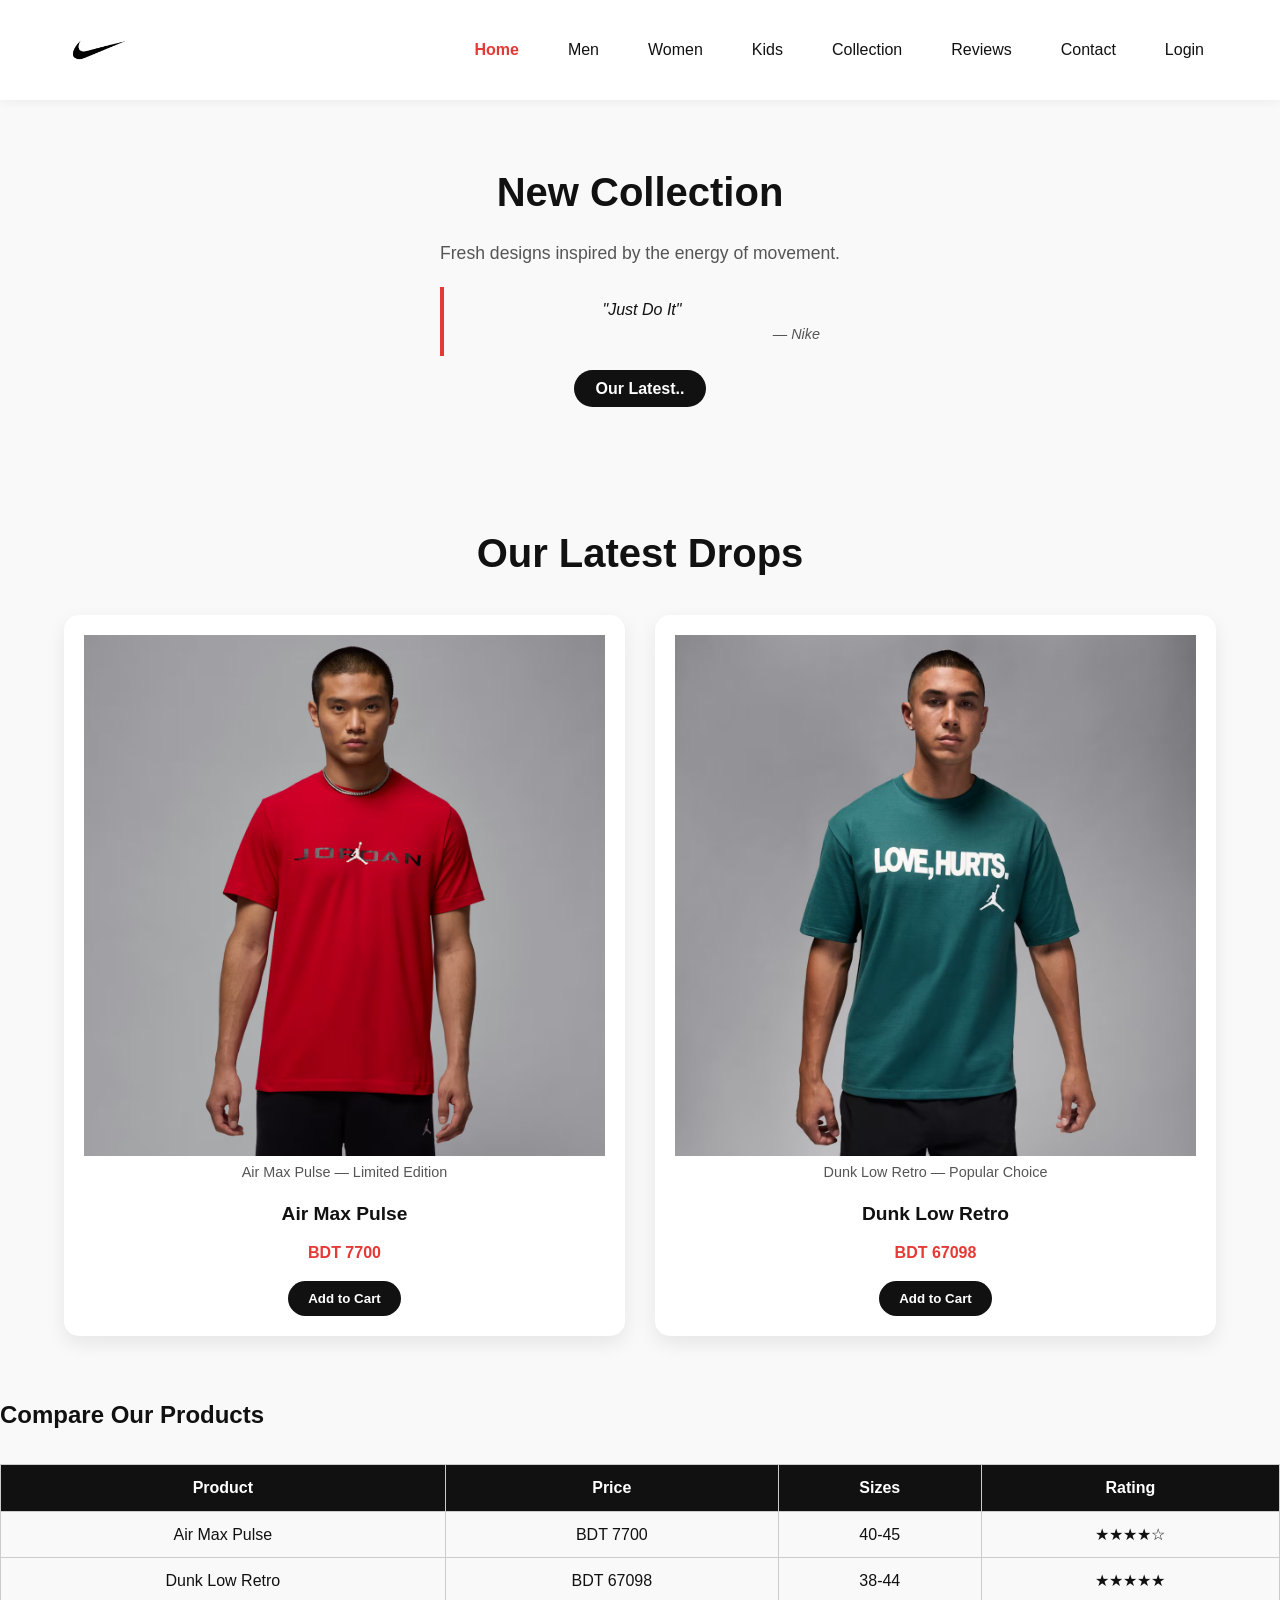
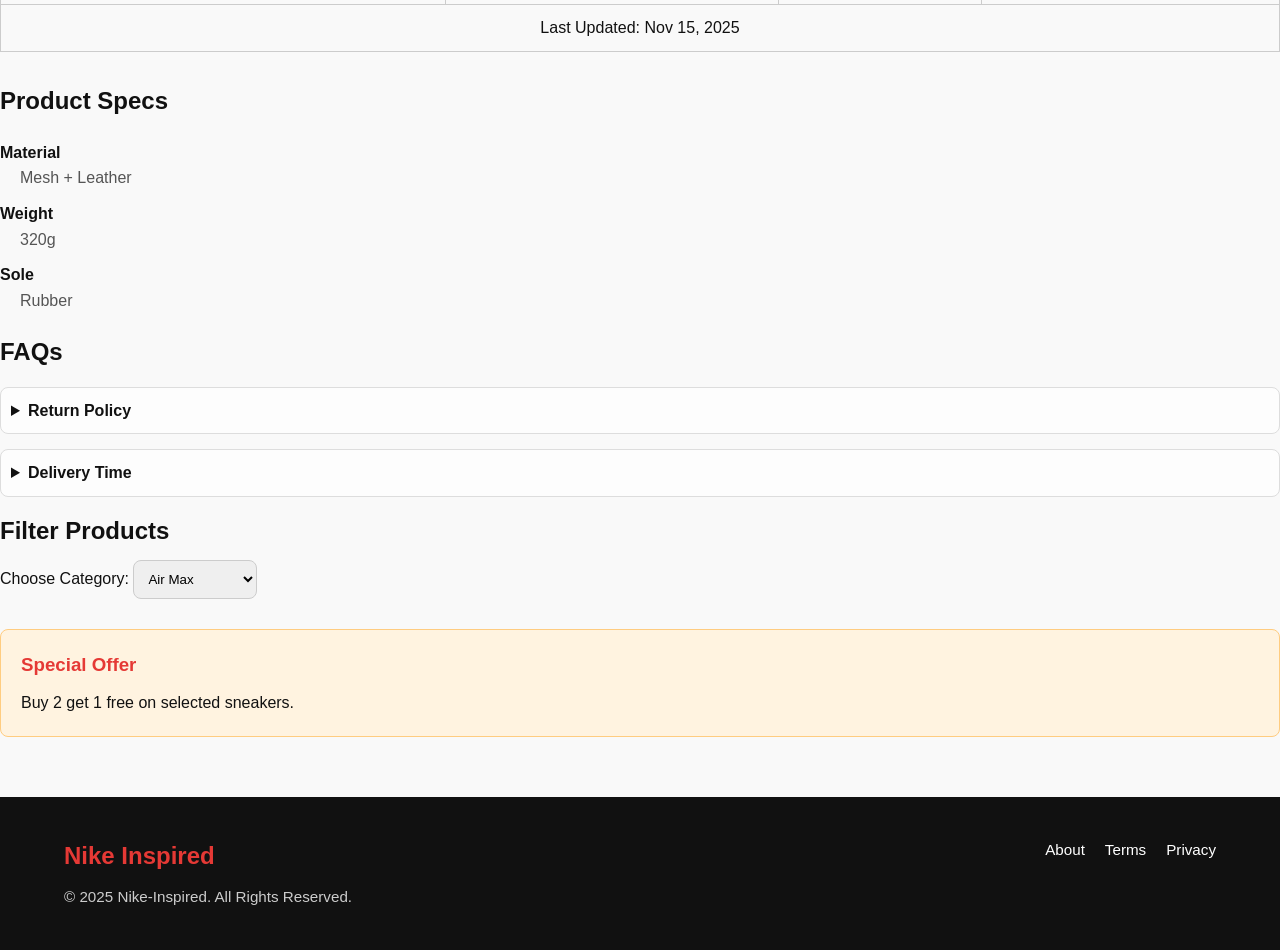
<file: pages/collection.html>
<!doctype html>
<html lang="en">

<head>
  <meta charset="utf-8">
  <meta name="viewport" content="width=device-width, initial-scale=1">
  <title>New Collection | Nike-Inspired</title>
  <link rel="stylesheet" href="../style.css">

</head>

<body>

  
  <header class="navbar">
    <div class="logo">
      <img src="../images/nike-logo-0.png" alt="Logo">
    </div>

     
    <input type="checkbox" id="menu-toggle">
    <label for="menu-toggle" class="hamburger">☰</label>

    <nav>
      <ul class="nav-links">
        <li><a href="../index.html" class="active">Home</a></li>
        <li><a href="../pages/men.html">Men</a></li>
        <li><a href="../pages/women.html">Women</a></li>
        <li><a href="../pages/kids.html">Kids</a></li>
        <li><a href="../pages/collection.html">Collection</a></li>
        <li><a href="../pages/review.html">Reviews</a></li>
        <li><a href="../pages/contact.html">Contact</a></li>
        <li><a href="../pages/login.html">Login</a></li>
      </ul>
    </nav>
  </header>



  <section class="hero-small">
    <div class="hero-text">
      <h1>New Collection</h1>
      <p>Fresh designs inspired by the energy of movement.</p>
      <blockquote>
        "Just Do It"
        <footer>— <cite>Nike</cite></footer>
      </blockquote>
      <a href="collection.html" class="btn">Our Latest..</a>
    </div>
  </section>

  <section class="products">
    <h2>Our Latest Drops</h2>
    <div class="product-grid">

      <figure class="product-card">
        <img src="../images/collection/M+J+JD+AIR+SS+CREW.avif" alt="Collection Product 1">
        <figcaption>Air Max Pulse — Limited Edition</figcaption>
        <h3>Air Max Pulse</h3>
        <p>BDT 7700</p>
        <a href="contact.html"><button>Add to Cart</button></a>
      </figure>

      <figure class="product-card">
        <img src="../images/collection/M+J+SPRT+GFX+SS+CREW+WOF+JH.avif" alt="Collection Product 2">
        <figcaption>Dunk Low Retro — Popular Choice</figcaption>
        <h3>Dunk Low Retro</h3>
        <p>BDT 67098</p>
        <a href="contact.html"><button>Add to Cart</button></a>
      </figure>

    </div>
  </section>


  <section class="comparison">
    <h2>Compare Our Products</h2>
    <table>
      <thead>
        <tr>
          <th>Product</th>
          <th>Price</th>
          <th>Sizes</th>
          <th>Rating</th>
        </tr>
      </thead>
      <tbody>
        <tr>
          <td>Air Max Pulse</td>
          <td>BDT 7700</td>
          <td>40-45</td>
          <td>★★★★☆</td>
        </tr>
        <tr>
          <td>Dunk Low Retro</td>
          <td>BDT 67098</td>
          <td>38-44</td>
          <td>★★★★★</td>
        </tr>
      </tbody>
      <tfoot>
        <tr>
          <td colspan="4">Last Updated: <time datetime="2025-11-15">Nov 15, 2025</time></td>
        </tr>
      </tfoot>
    </table>
  </section>


  <section class="specs">
    <h2>Product Specs</h2>
    <dl>
      <dt>Material</dt>
      <dd>Mesh + Leather</dd>
      <dt>Weight</dt>
      <dd>320g</dd>
      <dt>Sole</dt>
      <dd>Rubber</dd>
    </dl>
  </section>


  <section class="faq">
    <h2>FAQs</h2>
    <details>
      <summary>Return Policy</summary>
      <p>Products can be returned within 7 days if unused.</p>
    </details>
    <details>
      <summary>Delivery Time</summary>
      <p>Standard delivery within 3-5 business days.</p>
    </details>
  </section>


  <section class="filter">
    <h2>Filter Products</h2>
    <label for="product-filter">Choose Category:</label>
    <select id="product-filter">
      <optgroup label="Men">
        <option>Air Max</option>
        <option>Jordan</option>
      </optgroup>
      <optgroup label="Women">
        <option>Dunk Low</option>
        <option>Infinity Run</option>
      </optgroup>
    </select>
  </section>


  <aside class="offers">
    <h3>Special Offer</h3>
    <p>Buy 2 get 1 free on selected sneakers.</p>
  </aside>


  <footer class="footer">
    <div class="footer-content">
      <div class="footer-left">
        <h3>Nike Inspired</h3>
        <p>&copy; 2025 Nike-Inspired. All Rights Reserved.</p>
      </div>
      <div class="footer-right">
        <ul>
          <li><a href="#">About</a></li>
          <li><a href="#">Terms</a></li>
          <li><a href="#">Privacy</a></li>
        </ul>
        <div class="social-icons">
          <i class="ri-facebook-line"></i>
          <i class="ri-twitter-line"></i>
          <i class="ri-instagram-line"></i>
        </div>
      </div>
    </div>
  </footer>

</body>

</html>
</file>
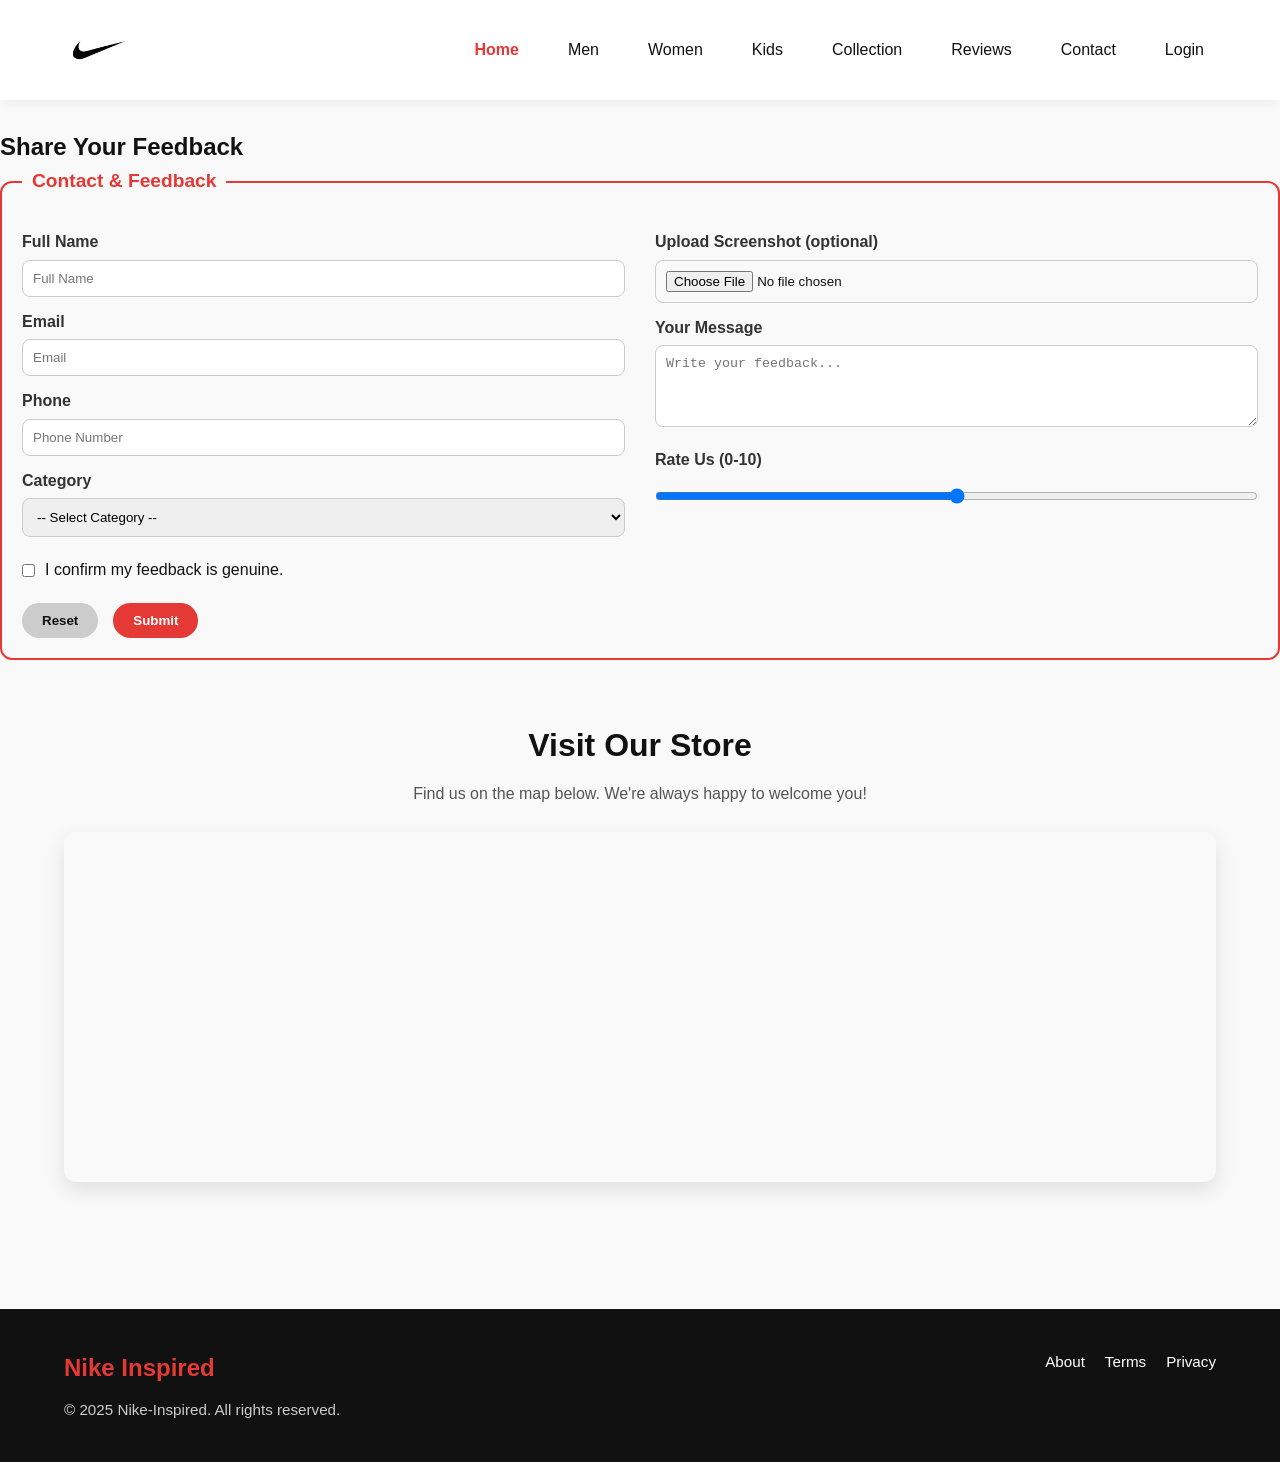
<file: pages/contact.html>
<!DOCTYPE html>
<html lang="en">

<head>
  <meta charset="UTF-8">
  <meta name="viewport" content="width=device-width, initial-scale=1.0">
  <title>Contact - Nike Inspired</title>
  <link rel="stylesheet" href="../style.css">

</head>

<body>


  <header class="navbar">
    <div class="logo">
      <img src="../images/nike-logo-0.png" alt="Logo">
    </div>


    <input type="checkbox" id="menu-toggle">
    <label for="menu-toggle" class="hamburger">☰</label>

    <nav>
      <ul class="nav-links">
        <li><a href="../index.html" class="active">Home</a></li>
        <li><a href="../pages/men.html">Men</a></li>
        <li><a href="../pages/women.html">Women</a></li>
        <li><a href="../pages/kids.html">Kids</a></li>
        <li><a href="../pages/collection.html">Collection</a></li>
        <li><a href="../pages/review.html">Reviews</a></li>
        <li><a href="../pages/contact.html">Contact</a></li>
        <li><a href="../pages/login.html">Login</a></li>
      </ul>
    </nav>
  </header>


  <div class="contact-form" style="margin-top: 10%;">
    <h2>Share Your Feedback</h2>
    <form action="#" method="post" enctype="multipart/form-data">
      <fieldset>
        <legend>Contact & Feedback</legend>

        <div class="form-grid">

          <div class="column">
            <label for="fullname">Full Name</label>
            <input id="fullname" name="fullname" type="text" required placeholder="Full Name">

            <label for="email">Email</label>
            <input id="email" name="email" type="email" required placeholder="Email">

            <label for="phone">Phone</label>
            <input id="phone" name="phone" type="tel" placeholder="Phone Number">

            <label for="category">Category</label>
            <select id="category" name="category" required>
              <option value="">-- Select Category --</option>
              <option value="product">Product Feedback</option>
              <option value="service">Service Feedback</option>
              <option value="other">Other</option>
            </select>
          </div>


          <div class="column">
            <label for="file">Upload Screenshot (optional)</label>
            <input id="file" name="file" type="file" accept=".jpg,.jpeg,.png,.pdf">

            <label for="message">Your Message</label>
            <textarea id="message" name="message" rows="4" placeholder="Write your feedback..." required></textarea>

            <label for="rating">Rate Us (0-10)</label>
            <input id="rating" name="rating" type="range" min="0" max="10" value="5">
          </div>
        </div>

        <label class="checkbox-row">
          <input type="checkbox" required>
          <span>I confirm my feedback is genuine.</span>
        </label>

        <div class="controls">
          <input type="reset" value="Reset">
          <input type="submit" value="Submit">
        </div>
      </fieldset>
    </form>
  </div>
  <section class="map-section">
    <h2>Visit Our Store</h2>
    <p>Find us on the map below. We're always happy to welcome you!</p>
    <div class="map-container">
      <iframe
        src="https://www.google.com/maps/embed?pb=!1m18!1m12!1m3!1d3650.517775888659!2d90.40670707510752!3d23.80199307861713!2m3!1f0!2f0!3f0!3m2!1i1024!2i768!4f13.1!3m3!1m2!1s0x3755c7f9c2f3b2b3%3A0x8f7e6f3b6e9d3c3e!2sNike%20Store%20Dhaka!5e0!3m2!1sen!2sbd!4v1700000000000"
        width="100%" height="350" style="border:0;" allowfullscreen="" loading="lazy"
        referrerpolicy="no-referrer-when-downgrade">
      </iframe>
    </div>
  </section>



  <footer class="footer">
    <div class="footer-content">
      <div class="footer-left">
        <h3>Nike Inspired</h3>
        <p>&copy; 2025 Nike-Inspired. All rights reserved.</p>
      </div>
      <div class="footer-right">
        <ul>
          <li><a href="#">About</a></li>
          <li><a href="#">Terms</a></li>
          <li><a href="#">Privacy</a></li>
        </ul>
        <div class="social-icons">
          <i class="ri-facebook-line"></i>
          <i class="ri-twitter-line"></i>
          <i class="ri-instagram-line"></i>
        </div>
      </div>
    </div>
  </footer>

</body>

</html>
</file>
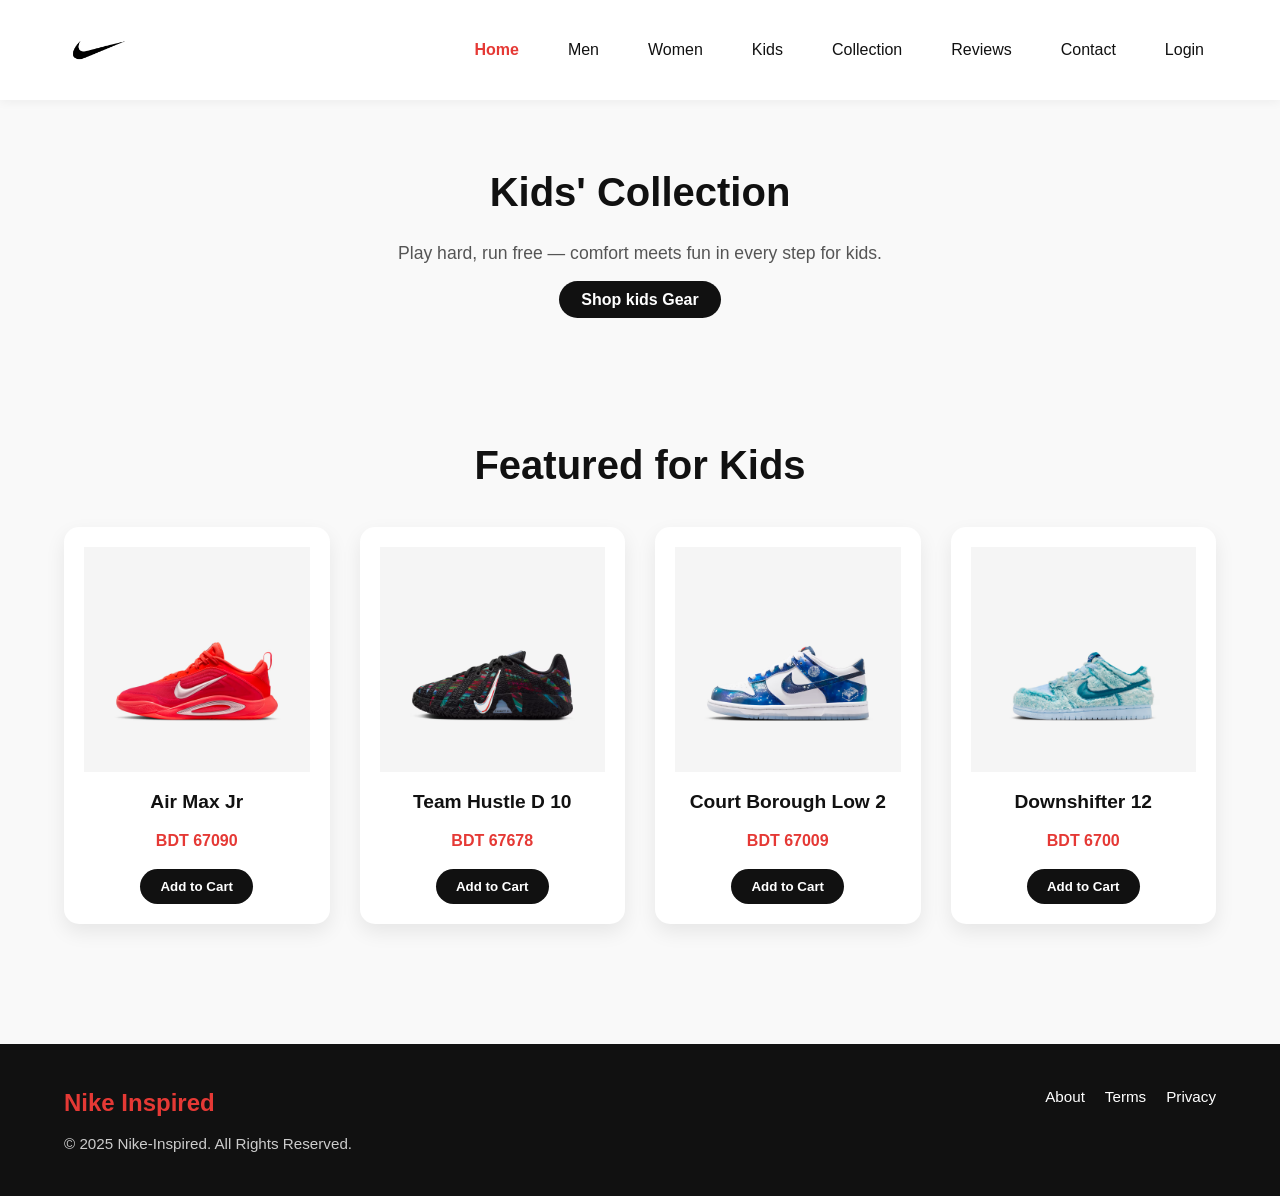
<file: pages/kids.html>
<!doctype html>
<html lang="en">

<head>
  <meta charset="utf-8">
  <meta name="viewport" content="width=device-width, initial-scale=1">
  <title>Kids' Collection | Nike-Inspired</title>
  <link rel="stylesheet" href="../style.css">

</head>

<body>

  <header class="navbar">
    <div class="logo">
      <img src="../images/nike-logo-0.png" alt="Logo">
    </div>


    <input type="checkbox" id="menu-toggle">
    <label for="menu-toggle" class="hamburger">☰</label>

    <nav>
      <ul class="nav-links">
        <li><a href="../index.html" class="active">Home</a></li>
        <li><a href="../pages/men.html">Men</a></li>
        <li><a href="../pages/women.html">Women</a></li>
        <li><a href="../pages/kids.html">Kids</a></li>
        <li><a href="../pages/collection.html">Collection</a></li>
        <li><a href="../pages/review.html">Reviews</a></li>
        <li><a href="../pages/contact.html">Contact</a></li>
        <li><a href="../pages/login.html">Login</a></li>
      </ul>
    </nav>
  </header>



  <section class="hero-small">
    <div class="hero-text">
      <h1>Kids' Collection</h1>
      <p>Play hard, run free — comfort meets fun in every step for kids.</p>
      <a href="kids.html" class="btn">Shop kids Gear</a>
    </div>
  </section>


  <section class="products">
    <h2>Featured for Kids</h2>
    <div class="product-grid">

      <div class="product-card">
        <img src="../images/kids/A'ONE+(GS).avif" alt="Kids Product 1">
        <h3>Air Max Jr</h3>
        <p>BDT 67090</p>
        <a href="contact.html"><button>Add to Cart</button></a>
      </div>

      <div class="product-card">
        <img src="../images/kids/JA+3+KC+(GS).avif" alt="Kids Product 2">
        <h3>Team Hustle D 10</h3>
        <p>BDT 67678</p>
        <a href="contact.html"><button>Add to Cart</button></a>
      </div>

      <div class="product-card">
        <img src="../images/kids/kids.avif" alt="Kids Product 3">
        <h3>Court Borough Low 2</h3>
        <p>BDT 67009</p>
        <a href="contact.html"><button>Add to Cart</button></a>
      </div>

      <div class="product-card">
        <img src="../images/kids/NIKE+DUNK+LOW+BP.avif" alt="Kids Product 4">
        <h3>Downshifter 12</h3>
        <p>BDT 6700</p>
        <a href="contact.html"><button>Add to Cart</button></a>
      </div>

    </div>
  </section>


  <footer class="footer">
    <div class="footer-content">
      <div class="footer-left">
        <h3>Nike Inspired</h3>
        <p>&copy; 2025 Nike-Inspired. All Rights Reserved.</p>
      </div>
      <div class="footer-right">
        <ul>
          <li><a href="#">About</a></li>
          <li><a href="#">Terms</a></li>
          <li><a href="#">Privacy</a></li>
        </ul>
        <div class="social-icons">
          <i class="ri-facebook-line"></i>
          <i class="ri-twitter-line"></i>
          <i class="ri-instagram-line"></i>
        </div>
      </div>
    </div>
  </footer>

</body>

</html>
</file>
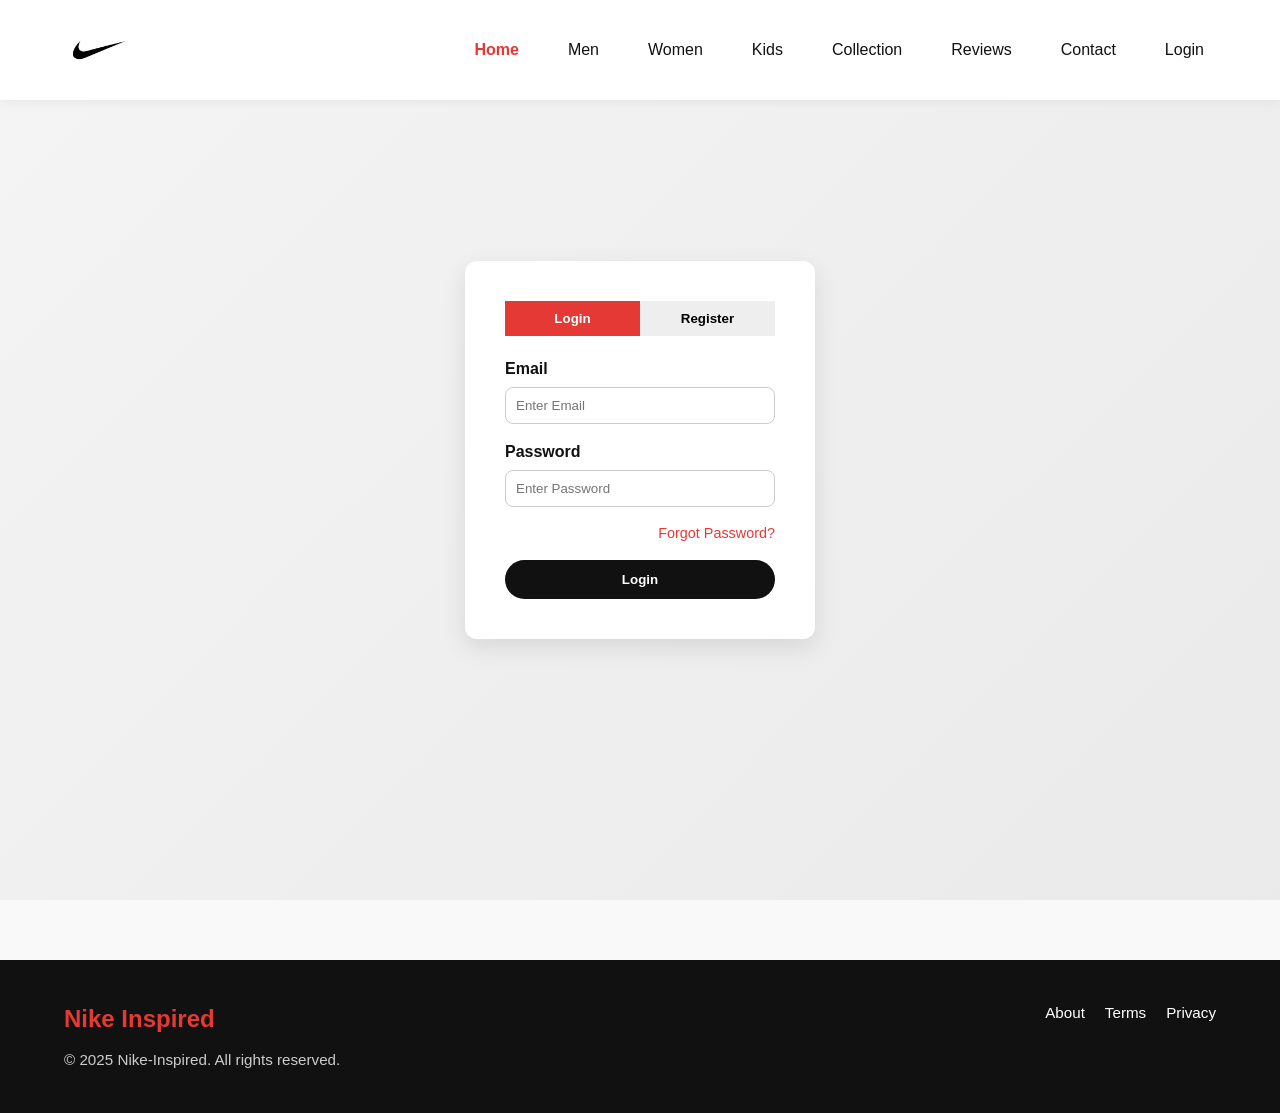
<file: pages/login.html>
<!DOCTYPE html>
<html lang="en">

<head>
  <meta charset="UTF-8">
  <meta name="viewport" content="width=device-width, initial-scale=1.0">
  <title>Login - Nike Inspired</title>
  <link rel="stylesheet" href="../style.css">

</head>

<body>


  <header class="navbar">
    <div class="logo">
      <img src="../images/nike-logo-0.png" alt="Logo">
    </div>


    <input type="checkbox" id="menu-toggle">
    <label for="menu-toggle" class="hamburger">☰</label>

    <nav>
      <ul class="nav-links">
        <li><a href="../index.html" class="active">Home</a></li>
        <li><a href="../pages/men.html">Men</a></li>
        <li><a href="../pages/women.html">Women</a></li>
        <li><a href="../pages/kids.html">Kids</a></li>
        <li><a href="../pages/collection.html">Collection</a></li>
        <li><a href="../pages/review.html">Reviews</a></li>
        <li><a href="../pages/contact.html">Contact</a></li>
        <li><a href="../pages/login.html">Login</a></li>
      </ul>
    </nav>
  </header>


  <main class="login-page">
    <div class="login-box">
      <div class="tabs">
        <button class="tab active" data-tab="login">Login</button>
        <button class="tab" data-tab="register">Register</button>
      </div>

      <form id="login" class="tab-content active">
        <div class="form-group">
          <label for="login-email"><i class="ri-mail-line"></i> Email</label>
          <input type="email" id="login-email" name="email" placeholder="Enter Email" required>
        </div>
        <div class="form-group">
          <label for="login-password"><i class="ri-lock-line"></i> Password</label>
          <input type="password" id="login-password" name="password" placeholder="Enter Password" required>
        </div>
        <a href="#" class="forgot">Forgot Password?</a>
        <button type="submit" class="submit-btn">Login</button>
      </form>


      <form id="register" class="tab-content">
        <div class="form-group">
          <label for="reg-name"><i class="ri-user-line"></i> Full Name</label>
          <input type="text" id="reg-name" name="fullname" placeholder="Full Name" required>
        </div>
        <div class="form-group">
          <label for="reg-email"><i class="ri-mail-line"></i> Email</label>
          <input type="email" id="reg-email" name="email" placeholder="Email" required>
        </div>
        <div class="form-group">
          <label for="reg-password"><i class="ri-lock-line"></i> Password</label>
          <input type="password" id="reg-password" name="password" placeholder="Password" required>
        </div>
        <div class="form-group">
          <label for="reg-confirm-password"><i class="ri-lock-line"></i> Confirm Password</label>
          <input type="password" id="reg-confirm-password" name="confirm-password" placeholder="Confirm Password"
            required>
        </div>
        <button type="submit" class="submit-btn">Register</button>
      </form>
    </div>
  </main>



  <footer class="footer">
    <div class="footer-content">
      <div class="footer-left">
        <h3>Nike Inspired</h3>
        <p>&copy; 2025 Nike-Inspired. All rights reserved.</p>
      </div>
      <div class="footer-right">
        <ul>
          <li><a href="#">About</a></li>
          <li><a href="#">Terms</a></li>
          <li><a href="#">Privacy</a></li>
        </ul>
        <div class="social-icons">
          <i class="ri-facebook-line"></i>
          <i class="ri-twitter-line"></i>
          <i class="ri-instagram-line"></i>
        </div>
      </div>
    </div>
  </footer>

</body>

</html>
</file>
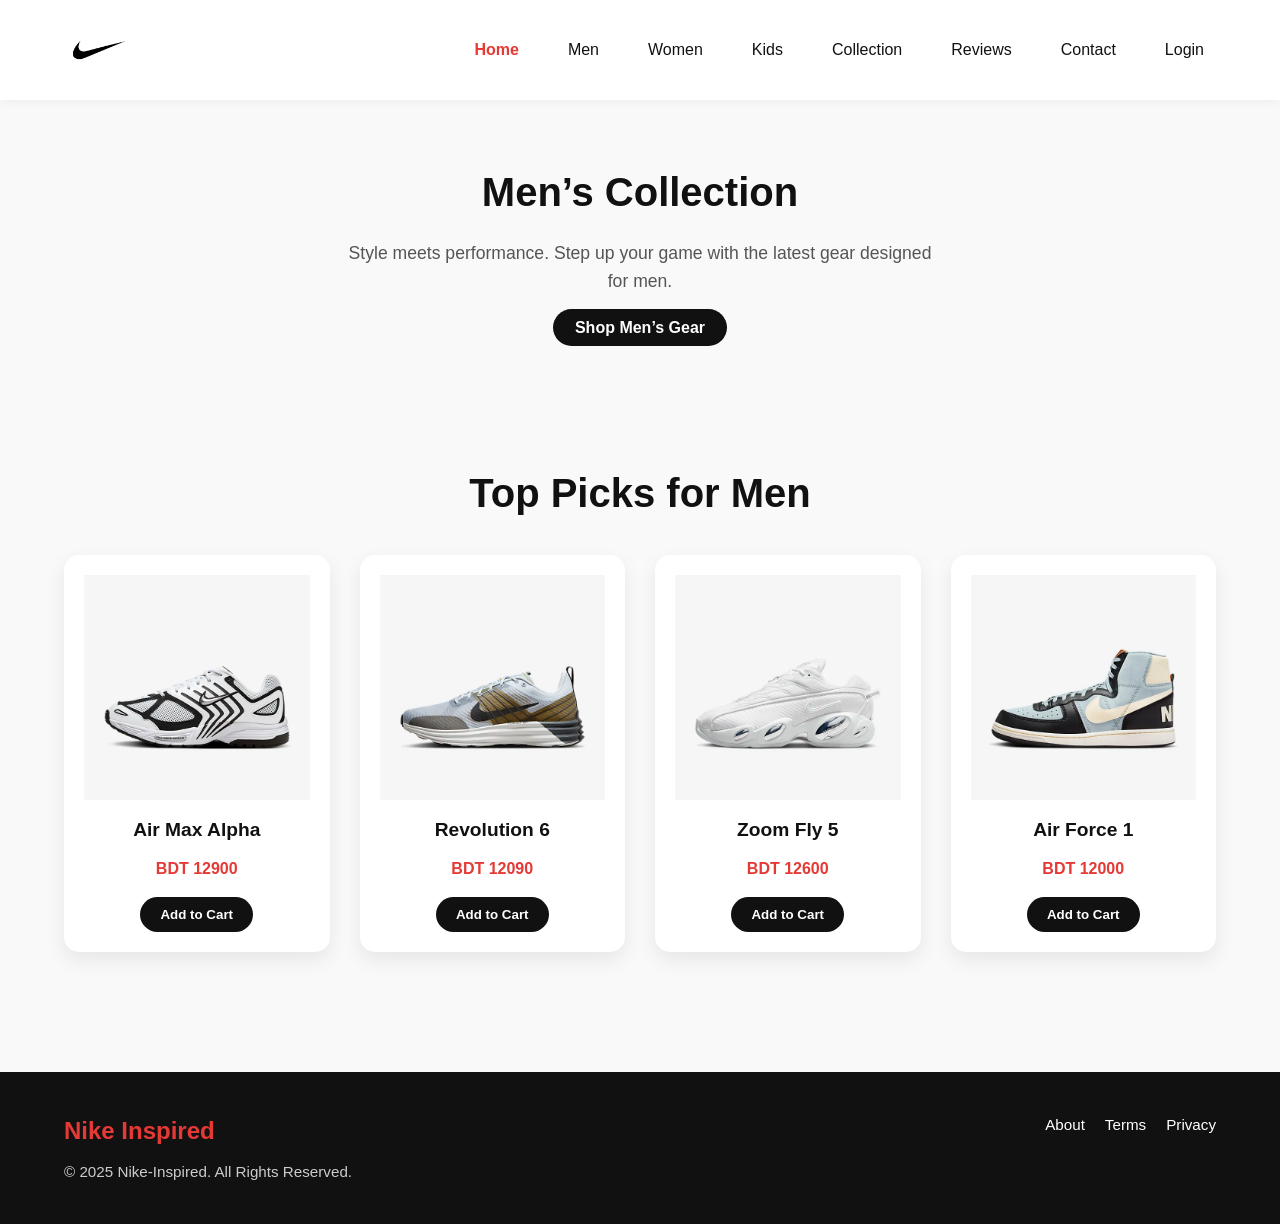
<file: pages/men.html>
<!doctype html>
<html lang="en">

<head>
  <meta charset="utf-8">
  <meta name="viewport" content="width=device-width, initial-scale=1">
  <title>Men's Collection | Nike-Inspired</title>
  <link rel="stylesheet" href="../style.css">

</head>

<body>


  <header class="navbar">
    <div class="logo">
      <img src="../images/nike-logo-0.png" alt="Logo">
    </div>


    <input type="checkbox" id="menu-toggle">
    <label for="menu-toggle" class="hamburger">☰</label>

    <nav>
      <ul class="nav-links">
        <li><a href="../index.html" class="active">Home</a></li>
        <li><a href="../pages/men.html">Men</a></li>
        <li><a href="../pages/women.html">Women</a></li>
        <li><a href="../pages/kids.html">Kids</a></li>
        <li><a href="../pages/collection.html">Collection</a></li>
        <li><a href="../pages/review.html">Reviews</a></li>
        <li><a href="../pages/contact.html">Contact</a></li>
        <li><a href="../pages/login.html">Login</a></li>
      </ul>
    </nav>
  </header>


  <section class="hero-small">
    <div class="hero-text">
      <h1>Men’s Collection</h1>
      <p>Style meets performance. Step up your game with the latest gear designed for men.</p>
      <a href="men.html" class="btn">Shop Men’s Gear</a>
    </div>
  </section>



  <section class="products">
    <h2>Top Picks for Men</h2>
    <div class="product-grid">

      <div class="product-card">
        <img src="../images/air-peg-2k5-shoes.png" alt="Men Product 1">
        <h3>Air Max Alpha</h3>
        <p>BDT 12900</p>
        <a href="contact.html"><button>Add to Cart</button></a>
      </div>

      <div class="product-card">
        <img src="../images/lunar-roam-shoes.png" alt="Men Product 2">
        <h3>Revolution 6</h3>
        <p>BDT 12090</p>
        <a href="contact.html"><button>Add to Cart</button></a>
      </div>

      <div class="product-card">
        <img src="../images/nocta-glide-shoes.png" alt="Men Product 3">
        <h3>Zoom Fly 5</h3>
        <p>BDT 12600</p>
        <a href="contact.html"><button>Add to Cart</button></a>
      </div>

      <div class="product-card">
        <img src="../images/terminator-high-shoes.png" alt="Men Product 4">
        <h3>Air Force 1</h3>
        <p>BDT 12000</p>
        <a href="contact.html"><button>Add to Cart</button></a>
      </div>

    </div>
  </section>


  <footer class="footer">
    <div class="footer-content">
      <div class="footer-left">
        <h3>Nike Inspired</h3>
        <p>&copy; 2025 Nike-Inspired. All Rights Reserved.</p>
      </div>
      <div class="footer-right">
        <ul>
          <li><a href="#">About</a></li>
          <li><a href="#">Terms</a></li>
          <li><a href="#">Privacy</a></li>
        </ul>
        <div class="social-icons">
          <i class="ri-facebook-line"></i>
          <i class="ri-twitter-line"></i>
          <i class="ri-instagram-line"></i>
        </div>
      </div>
    </div>
  </footer>

</body>

</html>
</file>
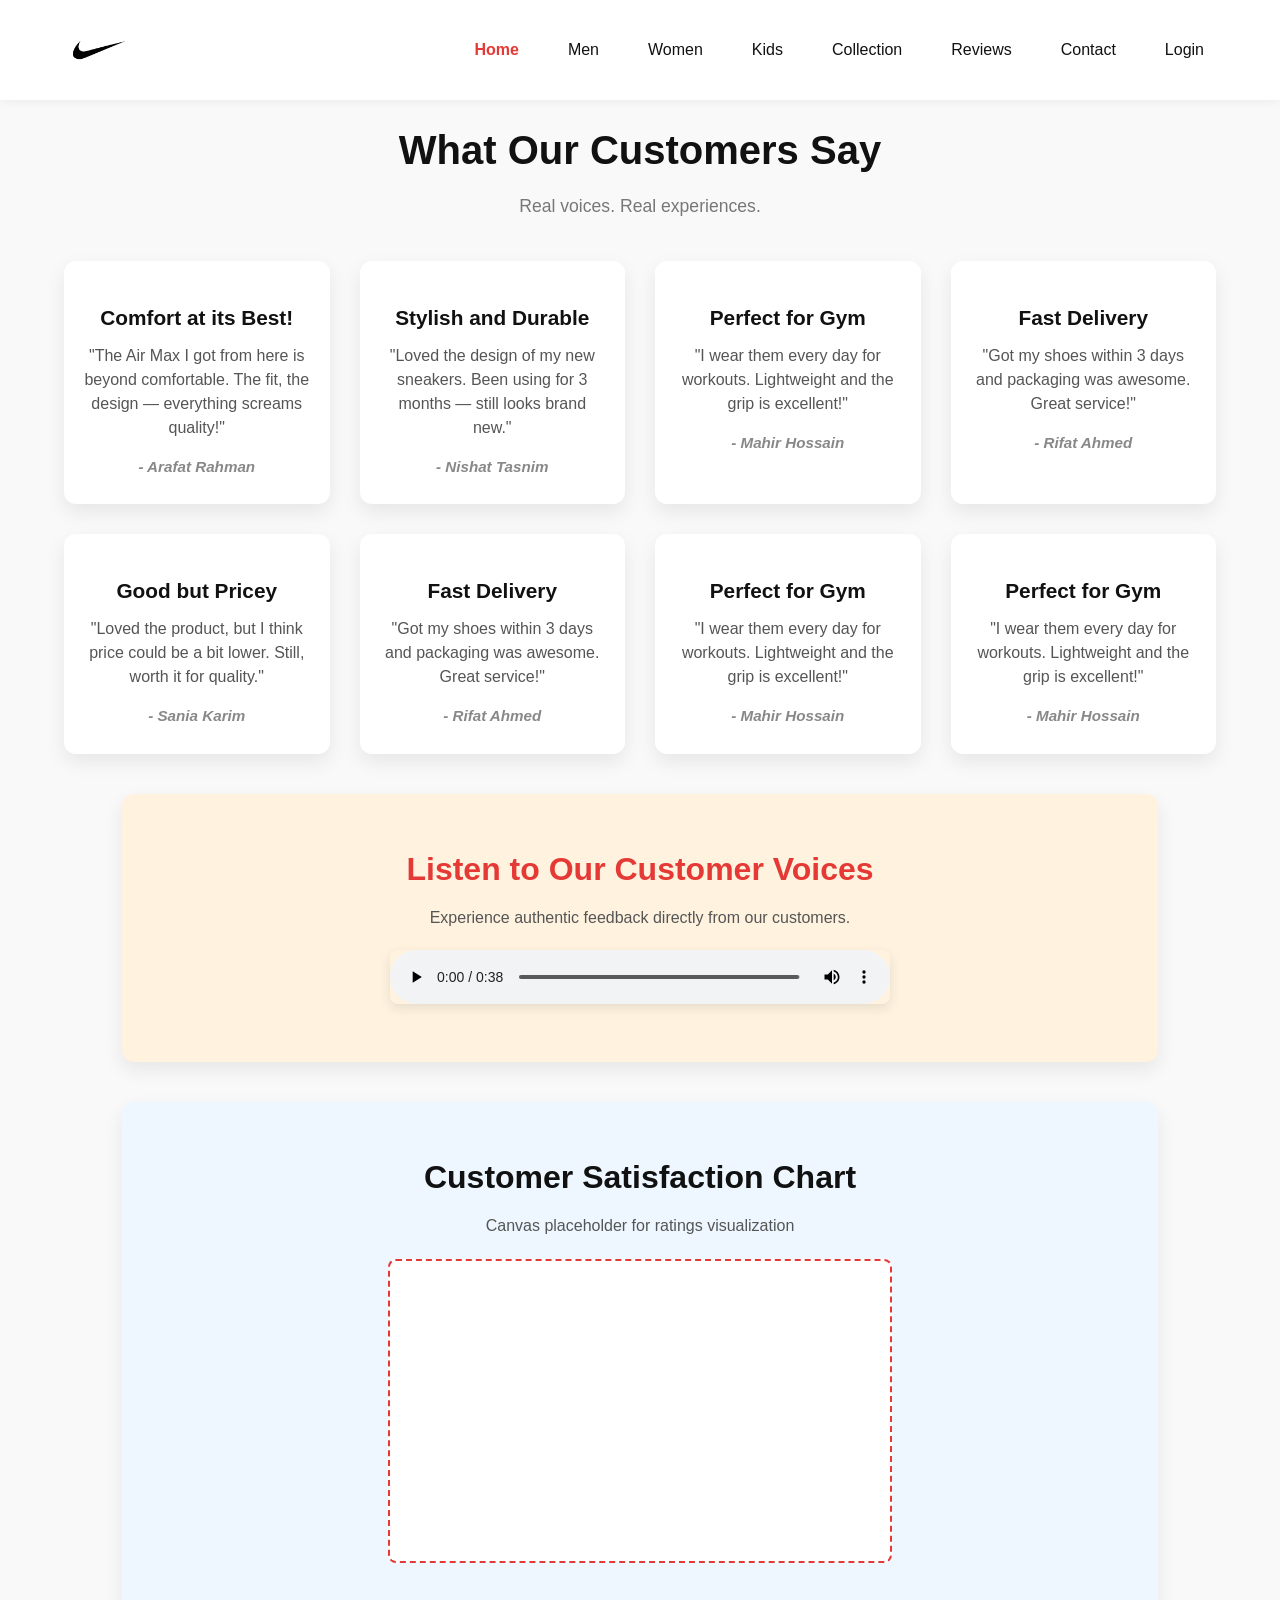
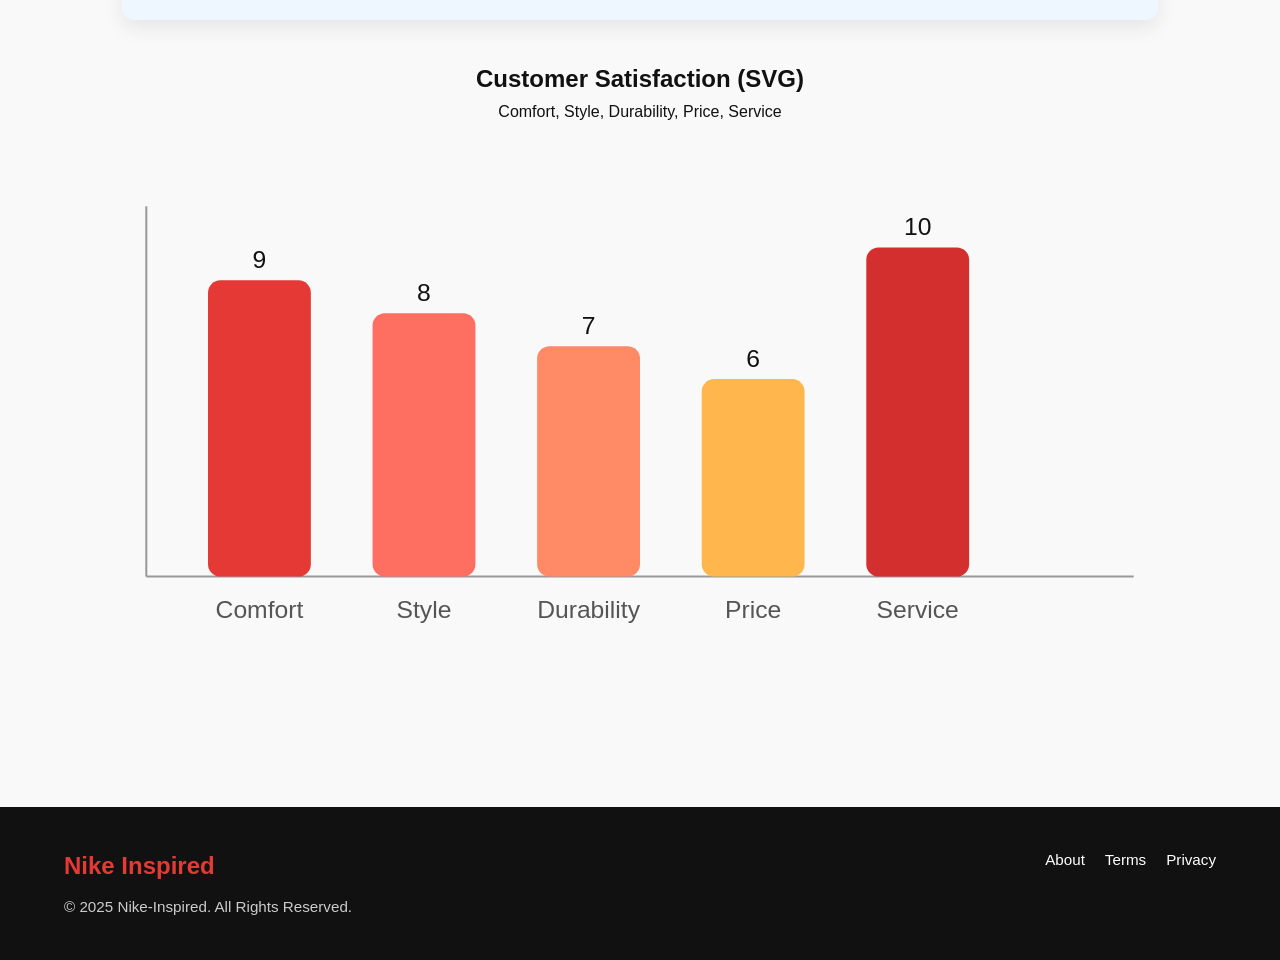
<file: pages/review.html>
<!doctype html>
<html lang="en">

<head>
  <meta charset="utf-8">
  <meta name="viewport" content="width=device-width, initial-scale=1">
  <title>Customer Reviews | Nike-Inspired</title>
  <link rel="stylesheet" href="../style.css">

  <style>
    .audio-review {
      padding: 50px 5%;
      background-color: #fff3e0;
      text-align: center;
      border-radius: 12px;
      margin: 40px 5%;
      box-shadow: 0 8px 20px rgba(0, 0, 0, 0.08);
    }

    .audio-review h2 {
      font-size: 2rem;
      margin-bottom: 10px;
      color: #e53935;
    }

    .audio-review p {
      font-size: 1rem;
      color: #555;
      margin-bottom: 20px;
    }

    .audio-review audio {
      width: 100%;
      max-width: 500px;
      outline: none;
      border-radius: 8px;
      box-shadow: 0 4px 12px rgba(0, 0, 0, 0.1);
    }

    .canvas-review {
      padding: 50px 5%;
      background-color: #eef7ff;
      text-align: center;
      border-radius: 12px;
      margin: 40px 5%;
      box-shadow: 0 8px 20px rgba(0, 0, 0, 0.08);
    }

    .canvas-review h2 {
      font-size: 2rem;
      margin-bottom: 10px;
      color: #111;
    }

    .canvas-review p {
      font-size: 1rem;
      color: #555;
      margin-bottom: 20px;
    }

    canvas {
      border: 2px dashed #e53935;
      border-radius: 8px;
      background: #fff;
    }
  </style>

</head>

<body>


  <header class="navbar">
    <div class="logo">
      <img src="../images/nike-logo-0.png" alt="Logo">
    </div>


    <input type="checkbox" id="menu-toggle">
    <label for="menu-toggle" class="hamburger">☰</label>

    <nav>
      <ul class="nav-links">
        <li><a href="../index.html" class="active">Home</a></li>
        <li><a href="../pages/men.html">Men</a></li>
        <li><a href="../pages/women.html">Women</a></li>
        <li><a href="../pages/kids.html">Kids</a></li>
        <li><a href="../pages/collection.html">Collection</a></li>
        <li><a href="../pages/review.html">Reviews</a></li>
        <li><a href="../pages/contact.html">Contact</a></li>
        <li><a href="../pages/login.html">Login</a></li>
      </ul>
    </nav>
  </header>



  <section class="review-section" style="margin-top: 3%;">
    <h1>What Our Customers Say</h1>
    <p class="review-subtitle">Real voices. Real experiences.</p>

    <div class="review-grid">

      <div class="review-card">
        <div class="review-stars">
          <i class="ri-star-fill"></i><i class="ri-star-fill"></i><i class="ri-star-fill"></i><i
            class="ri-star-fill"></i><i class="ri-star-fill"></i>
        </div>
        <h3>Comfort at its Best!</h3>
        <p>"The Air Max I got from here is beyond comfortable. The fit, the design — everything screams quality!"</p>
        <h4>- Arafat Rahman</h4>
      </div>

      <div class="review-card">
        <div class="review-stars">
          <i class="ri-star-fill"></i><i class="ri-star-fill"></i><i class="ri-star-fill"></i><i
            class="ri-star-fill"></i>
        </div>
        <h3>Stylish and Durable</h3>
        <p>"Loved the design of my new sneakers. Been using for 3 months — still looks brand new."</p>
        <h4>- Nishat Tasnim</h4>
      </div>

      <div class="review-card">
        <div class="review-stars">
          <i class="ri-star-fill"></i><i class="ri-star-fill"></i><i class="ri-star-fill"></i><i
            class="ri-star-fill"></i><i class="ri-star-fill"></i>
        </div>
        <h3>Perfect for Gym</h3>
        <p>"I wear them every day for workouts. Lightweight and the grip is excellent!"</p>
        <h4>- Mahir Hossain</h4>
      </div>

      <div class="review-card">
        <div class="review-stars">
          <i class="ri-star-fill"></i><i class="ri-star-fill"></i><i class="ri-star-fill"></i><i
            class="ri-star-fill"></i><i class="ri-star-fill"></i>
        </div>
        <h3>Fast Delivery</h3>
        <p>"Got my shoes within 3 days and packaging was awesome. Great service!"</p>
        <h4>- Rifat Ahmed</h4>
      </div>

      <div class="review-card">
        <div class="review-stars">
          <i class="ri-star-fill"></i><i class="ri-star-fill"></i><i class="ri-star-fill"></i>
        </div>
        <h3>Good but Pricey</h3>
        <p>"Loved the product, but I think price could be a bit lower. Still, worth it for quality."</p>
        <h4>- Sania Karim</h4>
      </div>

      <div class="review-card">
        <div class="review-stars">
          <i class="ri-star-fill"></i><i class="ri-star-fill"></i><i class="ri-star-fill"></i><i
            class="ri-star-fill"></i><i class="ri-star-fill"></i>
        </div>
        <h3>Fast Delivery</h3>
        <p>"Got my shoes within 3 days and packaging was awesome. Great service!"</p>
        <h4>- Rifat Ahmed</h4>
      </div>
      <div class="review-card">
        <div class="review-stars">
          <i class="ri-star-fill"></i><i class="ri-star-fill"></i><i class="ri-star-fill"></i><i
            class="ri-star-fill"></i><i class="ri-star-fill"></i>
        </div>
        <h3>Perfect for Gym</h3>
        <p>"I wear them every day for workouts. Lightweight and the grip is excellent!"</p>
        <h4>- Mahir Hossain</h4>
      </div>

      <div class="review-card">
        <div class="review-stars">
          <i class="ri-star-fill"></i><i class="ri-star-fill"></i><i class="ri-star-fill"></i><i
            class="ri-star-fill"></i><i class="ri-star-fill"></i>
        </div>
        <h3>Perfect for Gym</h3>
        <p>"I wear them every day for workouts. Lightweight and the grip is excellent!"</p>
        <h4>- Mahir Hossain</h4>
      </div>


    </div>


    <section class="audio-review">
      <h2>Listen to Our Customer Voices</h2>
      <p>Experience authentic feedback directly from our customers.</p>

      <audio controls>
        <source src="../audio/Shoes by 2GO - Theatrical Ad Film _ Commercial (online-audio-converter.com).mp3"
          type="audio/mpeg">
        Your browser does not support the audio element.
      </audio>
    </section>



    <section class="canvas-review">
      <h2>Customer Satisfaction Chart</h2>
      <p>Canvas placeholder for ratings visualization</p>
      <canvas width="500" height="300">
        Your browser does not support the canvas element.
      </canvas>
    </section>


    <section class="svg-review">
      <h2>Customer Satisfaction (SVG)</h2>
      <p>Comfort, Style, Durability, Price, Service</p>

      <svg class="chart" viewBox="0 0 560 260" role="img" aria-label="Customer satisfaction bar chart">

        <line x1="40" y1="220" x2="520" y2="220" stroke="#999" stroke-width="1" />
        <line x1="40" y1="40" x2="40" y2="220" stroke="#999" stroke-width="1" />

        <rect x="70" y="76" width="50" height="144" fill="#e53935" rx="6" />
        <rect x="150" y="92" width="50" height="128" fill="#ff6f61" rx="6" />
        <rect x="230" y="108" width="50" height="112" fill="#ff8a65" rx="6" />
        <rect x="310" y="124" width="50" height="96" fill="#ffb74d" rx="6" />
        <rect x="390" y="60" width="50" height="160" fill="#d32f2f" rx="6" />


        <text x="95" y="240" font-size="12" fill="#555" text-anchor="middle">Comfort</text>
        <text x="175" y="240" font-size="12" fill="#555" text-anchor="middle">Style</text>
        <text x="255" y="240" font-size="12" fill="#555" text-anchor="middle">Durability</text>
        <text x="335" y="240" font-size="12" fill="#555" text-anchor="middle">Price</text>
        <text x="415" y="240" font-size="12" fill="#555" text-anchor="middle">Service</text>


        <text x="95" y="70" font-size="12" fill="#111" text-anchor="middle">9</text>
        <text x="175" y="86" font-size="12" fill="#111" text-anchor="middle">8</text>
        <text x="255" y="102" font-size="12" fill="#111" text-anchor="middle">7</text>
        <text x="335" y="118" font-size="12" fill="#111" text-anchor="middle">6</text>
        <text x="415" y="54" font-size="12" fill="#111" text-anchor="middle">10</text>
      </svg>
    </section>



  </section>


  <footer class="footer">
    <div class="footer-content">
      <div class="footer-left">
        <h3>Nike Inspired</h3>
        <p>&copy; 2025 Nike-Inspired. All Rights Reserved.</p>
      </div>
      <div class="footer-right">
        <ul>
          <li><a href="#">About</a></li>
          <li><a href="#">Terms</a></li>
          <li><a href="#">Privacy</a></li>
        </ul>
        <div class="social-icons">
          <i class="ri-facebook-line"></i>
          <i class="ri-twitter-line"></i>
          <i class="ri-instagram-line"></i>
        </div>
      </div>
    </div>
  </footer>

</body>

</html>
</file>
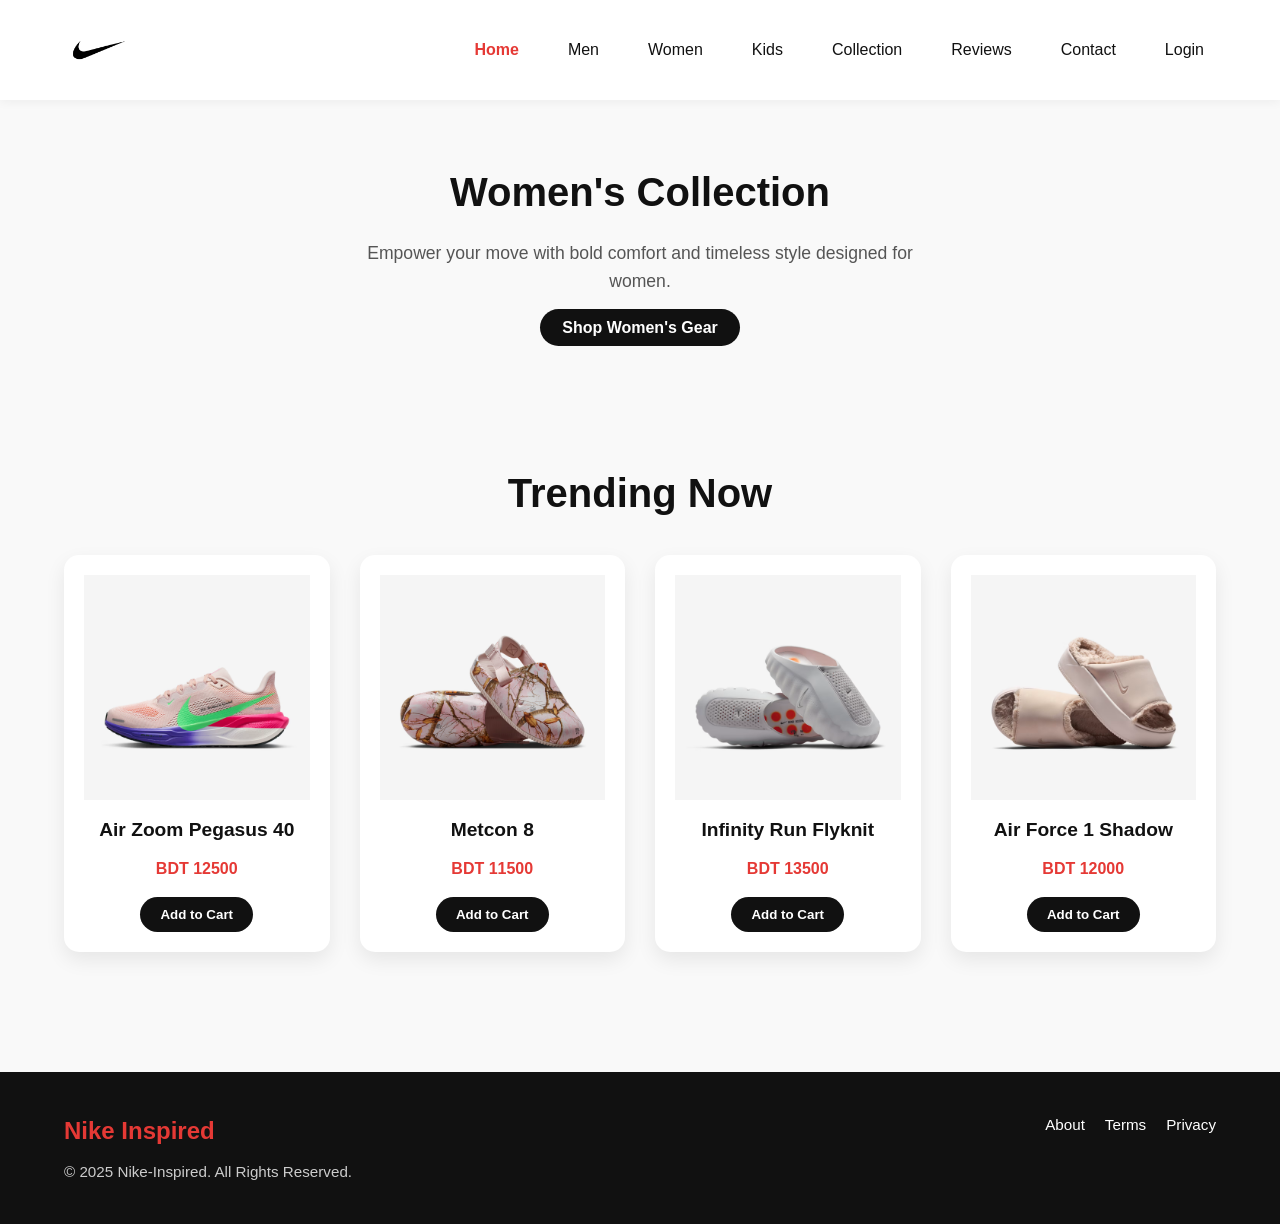
<file: pages/women.html>
<!doctype html>
<html lang="en">

<head>
  <meta charset="utf-8">
  <meta name="viewport" content="width=device-width, initial-scale=1">
  <title>Women's Collection | Nike-Inspired</title>
  <link rel="stylesheet" href="../style.css">

</head>

<body>


  <header class="navbar">
    <div class="logo">
      <img src="../images/nike-logo-0.png" alt="Logo">
    </div>


    <input type="checkbox" id="menu-toggle">
    <label for="menu-toggle" class="hamburger">☰</label>

    <nav>
      <ul class="nav-links">
        <li><a href="../index.html" class="active">Home</a></li>
        <li><a href="../pages/men.html">Men</a></li>
        <li><a href="../pages/women.html">Women</a></li>
        <li><a href="../pages/kids.html">Kids</a></li>
        <li><a href="../pages/collection.html">Collection</a></li>
        <li><a href="../pages/review.html">Reviews</a></li>
        <li><a href="../pages/contact.html">Contact</a></li>
        <li><a href="../pages/login.html">Login</a></li>
      </ul>
    </nav>
  </header>



  <section class="hero-small">
    <div class="hero-text">
      <h1>Women's Collection</h1>
      <p>Empower your move with bold comfort and timeless style designed for women.</p>
      <a href="women.html" class="btn">Shop Women's Gear</a>
    </div>
  </section>


  <section class="products">
    <h2>Trending Now</h2>
    <div class="product-grid">

      <div class="product-card">
        <img src="../images/women/W+AIR+ZOOM+PEGASUS+41+EK.avif" alt="Women Product 1">
        <h3>Air Zoom Pegasus 40</h3>
        <p>BDT 12500</p>
        <a href="contact.html"><button>Add to Cart</button></a>
      </div>

      <div class="product-card">
        <img src="../images/women/W+NIKE+CALM+MULE-REALTREE+W+NA.avif" alt="Women Product 2">
        <h3>Metcon 8</h3>
        <p>BDT 11500</p>
        <a href="contact.html"><button>Add to Cart</button></a>
      </div>

      <div class="product-card">
        <img src="../images/women/W+NIKE+MIND+001.avif" alt="Women Product 3">
        <h3>Infinity Run Flyknit</h3>
        <p>BDT 13500</p>
        <a href="contact.html"><button>Add to Cart</button></a>
      </div>

      <div class="product-card">
        <img src="../images/women/WMNS+NK+CALM+ELEVATION+FUR+NA.avif" alt="Women Product 4">
        <h3>Air Force 1 Shadow</h3>
        <p>BDT 12000</p>
        <a href="contact.html"><button>Add to Cart</button></a>
      </div>

    </div>
  </section>


  <footer class="footer">
    <div class="footer-content">
      <div class="footer-left">
        <h3>Nike Inspired</h3>
        <p>&copy; 2025 Nike-Inspired. All Rights Reserved.</p>
      </div>
      <div class="footer-right">
        <ul>
          <li><a href="#">About</a></li>
          <li><a href="#">Terms</a></li>
          <li><a href="#">Privacy</a></li>
        </ul>
        <div class="social-icons">
          <i class="ri-facebook-line"></i>
          <i class="ri-twitter-line"></i>
          <i class="ri-instagram-line"></i>
        </div>
      </div>
    </div>
  </footer>

</body>

</html>
</file>
<file: style.css>
* {
  box-sizing: border-box;
  margin: 0;
  padding: 0;
}

body {
  font-family: "Arial", sans-serif;
  background-color: #f9f9f9;
  color: #111;
  line-height: 1.6;
}

h1,
h2,
h3,
h4,
p {
  margin: 0;
  padding: 0;
}

a {
  text-decoration: none;
  color: inherit;
  transition: color 0.3s;
}

button {
  cursor: pointer;
  border: none;
  outline: none;
  transition: all 0.3s ease;
}

img {
  max-width: 100%;
  display: block;
}

/* Navbar */

header.navbar {
  display: flex;
  justify-content: space-between;
  align-items: center;
  padding: 15px 5%;
  background-color: #fff;
  box-shadow: 0 2px 10px rgba(0, 0, 0, 0.05);
  position: fixed;
  top: 0;
  left: 0;
  width: 100%;
  z-index: 1000;
}

header.navbar .logo img {
  height: 70px;
  width: 70px;
}

.navbar nav {
  flex: 1;
  display: flex;
  justify-content: flex-end;
}

.nav-links {
  list-style: none;
  display: flex;
  gap: 25px;
}

.nav-links li a {
  font-size: 1rem;
  font-weight: 500;
  padding: 8px 12px;
  color: #111;
}

.nav-links li a:hover,
.nav-links li a.active {
  color: #e53935;
  font-weight: 600;
}

.navbar .btn {
  margin-left: 20px;
  padding: 8px 20px;
  font-size: 0.95rem;
  border-radius: 25px;
  background-color: #111;
  color: #fff;
}

.navbar .btn:hover {
  background-color: #e53935;
}

.hero,
.hero-small {
  display: flex;
  justify-content: space-between;
  align-items: center;
  padding: 140px 5% 60px 5%;
  gap: 30px;
}

.hero-small {
  text-align: center;
  flex-direction: column;
  padding: 160px 5% 60px;
}

.hero .hero-text,
.hero-small .hero-text {
  flex: 1;
  max-width: 600px;
  animation: fadeInLeft 1s ease forwards;
}

.hero .hero-text h1,
.hero-small .hero-text h1 {
  font-size: 3rem;
  margin-bottom: 20px;
  color: #111;
}

.hero .hero-text p,
.hero-small .hero-text p {
  font-size: 1.2rem;
  margin-bottom: 20px;
  color: #555;
}

.hero-text .btn {
  padding: 12px 25px;
  border-radius: 25px;
  background-color: #111;
  color: #fff;
  font-weight: 600;
  animation: pulse 2s infinite;
}

@keyframes pulse {
  0% {
    transform: scale(1);
  }
  50% {
    transform: scale(1.05);
    background-color: #e53935;
  }
  100% {
    transform: scale(1);
  }
}

/* Scroll Indicator */
.scroll-indicator {
  font-size: 2rem;
  color: #e53935;
  margin-top: 20px;
  animation: bounce 1.5s infinite;
}

@keyframes bounce {
  0%,
  100% {
    transform: translateY(0);
  }
  50% {
    transform: translateY(8px);
  }
}

/* Hero Video Styling */
.hero-img video {
  max-width: 700px;
  border-radius: 15px;
  box-shadow: 0 8px 20px rgba(0, 0, 0, 0.2);
}
.hero .hero-text .btn:hover {
  background-color: #e53935;
  transform: translateY(-3px);
}

/* Gradient Slogan */
.hero-text strong {
  background: linear-gradient(90deg, #e53935, #ff6f61);
  -webkit-background-clip: text;
  -webkit-text-fill-color: transparent;
  font-weight: 700;
}

/* Tagline */
.hero-text .tagline {
  font-size: 1rem;
  color: #777;
  margin-top: 10px;
  font-style: italic;
}

.hero-img {
  flex: 1;
  text-align: right;
  animation: fadeInRight 1s ease forwards;
}

.hero-img img {
  max-width: 700px;
  border-radius: 15px;
}

.animated-heading {
  font-size: 3rem;
  margin-bottom: 20px;
  color: #111;
  white-space: nowrap;
  overflow: hidden;
  border-right: 3px solid #e53935;
  animation: typing 3s steps(20) forwards;
}
@keyframes typing {
  from {
    width: 0;
  }
  to {
    width: 100%;
  }
}

/* Men’s Collection Hero Section */

.hero-small .hero-text h1 {
  font-size: 2.5rem;
  margin-bottom: 15px;
  color: #111;
}

.hero-small .hero-text h1 i {
  color: #e53935;
  margin-right: 8px;
}

.hero-small .hero-text p {
  font-size: 1.1rem;
  color: #555;
  margin-bottom: 20px;
}

.hero-small .hero-text .btn {
  padding: 10px 22px;
  border-radius: 25px;
  background-color: #111;
  color: #fff;
  font-weight: 600;
  transition: background-color 0.3s ease, transform 0.3s ease;
}

.hero-small .hero-text .btn:hover {
  background-color: #e53935;
  transform: translateY(-2px);
}

/* Products */

.products {
  padding: 60px 5%;
  background-color: #f9f9f9;
}

.products h2 {
  font-size: 2.5rem;
  margin-bottom: 30px;
  text-align: center;
  color: #111;
}

.product-grid {
  display: grid;
  grid-template-columns: repeat(auto-fit, minmax(220px, 1fr));
  gap: 30px;
}

.product-card {
  background-color: #fff;
  padding: 20px;
  text-align: center;
  border-radius: 15px;
  box-shadow: 0 8px 20px rgba(0, 0, 0, 0.08);
  transition: transform 0.3s, box-shadow 0.3s;
}

.product-card:hover {
  transform: translateY(-5px) scale(1.02);
  box-shadow: 0 12px 25px rgba(0, 0, 0, 0.15);
}

.product-card h3 {
  font-size: 1.2rem;
  margin: 15px 0 10px;
  color: #111;
}

.product-card p {
  font-size: 1rem;
  margin-bottom: 15px;
  color: #e53935;
  font-weight: 600;
}

.product-card button {
  padding: 10px 20px;
  border-radius: 25px;
  background-color: #111;
  color: #fff;
  font-weight: 600;
}

.product-card button:hover {
  background-color: #e53935;
  transform: translateY(-3px);
}

/* Newsletter */

.newsletter {
  padding: 60px 5%;
  background-color: #111;
  color: #fff;
  text-align: center;
  border-radius: 15px;
  margin: 40px 5%;
}

.newsletter h2 {
  font-size: 2rem;
  margin-bottom: 15px;
}

.newsletter p {
  font-size: 1rem;
  margin-bottom: 25px;
}

.newsletter input[type="email"] {
  padding: 12px 20px;
  border-radius: 25px;
  border: none;
  outline: none;
  width: 300px;
  max-width: 100%;
}

.newsletter button {
  padding: 12px 25px;
  border-radius: 25px;
  border: none;
  background-color: #e53935;
  color: #fff;
  font-weight: 600;
}

.newsletter button:hover {
  background-color: #ff6f61;
  transform: translateY(-2px);
}

.contact-form fieldset {
  border: 2px solid #e53935;
  border-radius: 12px;
  padding: 20px;
}

.contact-form legend {
  font-size: 1.2rem;
  font-weight: 600;
  color: #e53935;
  padding: 0 10px;
}

.form-grid {
  display: flex;
  flex-wrap: wrap;
  gap: 30px;
}

.form-grid .column {
  flex: 1;
  min-width: 280px;
}

.form-grid label {
  display: block;
  margin-top: 12px;
  font-weight: 600;
  color: #333;
}

.form-grid input,
.form-grid select,
.form-grid textarea {
  width: 100%;
  padding: 10px;
  margin-top: 5px;
  border-radius: 8px;
  border: 1px solid #ccc;
  outline: none;
  transition: border-color 0.3s;
}

.form-grid input:focus,
.form-grid select:focus,
.form-grid textarea:focus {
  border-color: #e53935;
}

.checkbox-row {
  display: flex;
  align-items: center;
  gap: 10px;
  margin-top: 20px;
}

.controls {
  display: flex;
  gap: 15px;
  margin-top: 20px;
}

.controls input {
  padding: 10px 20px;
  border-radius: 25px;
  border: none;
  font-weight: 600;
  cursor: pointer;
}

.controls input[type="reset"] {
  background-color: #ccc;
  color: #111;
}

.controls input[type="submit"] {
  background-color: #e53935;
  color: #fff;
}

.controls input[type="submit"]:hover {
  background-color: #111;
}

/* Footer */

.footer {
  background-color: #111;
  color: #fff;
  padding: 40px 5%;
  margin-top: 60px;
}

.footer-content {
  display: flex;
  flex-wrap: wrap;
  justify-content: space-between;
  align-items: flex-start;
  gap: 30px;
}

.footer-left h3 {
  font-size: 1.5rem;
  margin-bottom: 10px;
  color: #e53935;
}

.footer-left p {
  font-size: 0.95rem;
  color: #ccc;
}

.footer-right ul {
  list-style: none;
  display: flex;
  gap: 20px;
  margin-bottom: 15px;
}

.footer-right ul li a {
  color: #fff;
  font-size: 0.95rem;
  transition: color 0.3s;
}

.footer-right ul li a:hover {
  color: #e53935;
}

.social-icons {
  display: flex;
  gap: 15px;
}

.social-icons i {
  font-size: 1.3rem;
  color: #fff;
  transition: color 0.3s, transform 0.3s;
}

.social-icons i:hover {
  color: #e53935;
  transform: scale(1.2);
}

/* Reviews Section */

.review-section {
  padding: 80px 5%;
  background-color: #f9f9f9;
  text-align: center;
}

.review-section h1 {
  font-size: 2.5rem;
  margin-bottom: 10px;
  color: #111;
}

.review-subtitle {
  font-size: 1.1rem;
  color: #777;
  margin-bottom: 40px;
}

/* Review Grid Layout */
.review-grid {
  display: grid;
  grid-template-columns: repeat(auto-fit, minmax(260px, 1fr));
  gap: 30px;
}

/* Individual Review Card */
.review-card {
  background-color: #fff;
  padding: 25px 20px;
  border-radius: 12px;
  box-shadow: 0 8px 20px rgba(0, 0, 0, 0.08);
  transition: transform 0.3s ease, box-shadow 0.3s ease;
}

.review-card:hover {
  transform: translateY(-5px);
  box-shadow: 0 12px 25px rgba(0, 0, 0, 0.12);
}

.review-stars {
  color: #e53935;
  margin-bottom: 15px;
  font-size: 1.2rem;
}

.review-card h3 {
  font-size: 1.3rem;
  margin-bottom: 10px;
  color: #111;
}

.review-card p {
  font-size: 1rem;
  color: #555;
  margin-bottom: 15px;
  line-height: 1.5;
}

.review-card h4 {
  font-size: 0.95rem;
  color: #888;
  font-style: italic;
}

.login-page {
  display: flex;
  justify-content: center;
  align-items: center;
  min-height: 100vh;
  background: linear-gradient(135deg, #f4f4f4, #eaeaea);
}

.login-box {
  background: #fff;
  padding: 40px;
  border-radius: 12px;
  box-shadow: 0 8px 25px rgba(0, 0, 0, 0.1);
  width: 350px;
}

.tabs {
  display: flex;
  justify-content: space-around;
  margin-bottom: 20px;
}

.tab {
  flex: 1;
  padding: 10px;
  border: none;
  background: #eee;
  cursor: pointer;
  font-weight: 600;
}

.tab.active {
  background: #e53935;
  color: #fff;
}

.tab-content {
  display: none;
}

.tab-content.active {
  display: block;
}

.form-group {
  margin-bottom: 15px;
}

.form-group label {
  font-weight: 600;
  display: block;
  margin-bottom: 5px;
}

.form-group input {
  width: 100%;
  padding: 10px;
  border-radius: 8px;
  border: 1px solid #ccc;
}

.submit-btn {
  width: 100%;
  padding: 12px;
  border-radius: 25px;
  background-color: #111;
  color: #fff;
  font-weight: 600;
  transition: 0.3s;
}

.submit-btn:hover {
  background-color: #e53935;
}

.forgot {
  display: block;
  margin-bottom: 15px;
  font-size: 0.9rem;
  color: #e53935;
  text-align: right;
}

table {
  width: 100%;
  border-collapse: collapse;
  margin: 30px 0;
}
table th,
table td {
  border: 1px solid #ccc;
  padding: 10px;
  text-align: center;
}
table th {
  background: #111;
  color: #fff;
}
table tr:nth-child(even) {
  background: #f9f9f9;
}

details {
  margin: 15px 0;
  padding: 10px;
  border: 1px solid #ddd;
  border-radius: 8px;
  background: #fdfdfd;
}
summary {
  font-weight: 600;
  cursor: pointer;
}
dl {
  margin: 20px 0;
}
dt {
  font-weight: bold;
  margin-top: 10px;
}
dd {
  margin-left: 20px;
  color: #555;
}
select {
  padding: 10px;
  border-radius: 8px;
  border: 1px solid #ccc;
  margin-top: 10px;
}
optgroup {
  font-weight: bold;
  color: #111;
}
blockquote {
  font-style: italic;
  margin: 20px 0;
  padding: 10px 20px;
  border-left: 4px solid #e53935;
  background: #f9f9f9;
}
blockquote footer {
  text-align: right;
  font-size: 0.9rem;
  color: #555;
}
aside.offers {
  margin: 30px 0;
  padding: 20px;
  background: #fff3e0;
  border: 1px solid #ffcc80;
  border-radius: 8px;
}
aside.offers h3 {
  margin-bottom: 10px;
  color: #e53935;
}
figure {
  margin: 0;
  text-align: center;
}
figcaption {
  font-size: 0.9rem;
  color: #555;
  margin-top: 5px;
}

/* Navbar collapse for mobile */
@media (max-width: 768px) {
  .nav-links {
    flex-direction: column;
    gap: 15px;
    background: #fff;
    padding: 20px;
    position: absolute;
    top: 100%;
    right: 0;
    width: 100%;
  }
}

/* Hero image stack */
@media (max-width: 992px) {
  .hero {
    flex-direction: column;
    text-align: center;
  }
  .hero-img {
    margin-top: 20px;
    text-align: center;
  }
  .hero-img video,
  .hero-img img {
    max-width: 100%;
  }
}

/* Hero text font size adjust */
@media (max-width: 576px) {
  .hero-text h1 {
    font-size: 1.8rem;
  }
  .hero-text p {
    font-size: 0.95rem;
  }
  .hero-text .btn {
    padding: 10px 20px;
    font-size: 0.9rem;
  }
}

/* Product card font size adjust */
@media (max-width: 576px) {
  .product-card h3 {
    font-size: 1rem;
  }
  .product-card p {
    font-size: 0.9rem;
  }
}

/* Newsletter input + button stack */
@media (max-width: 576px) {
  .newsletter input[type="email"],
  .newsletter button {
    display: block;
    width: 100%;
    margin: 10px 0;
  }
}

/* Login box responsive */
@media (max-width: 480px) {
  .login-box {
    width: 90%;
    padding: 20px;
  }
}

/* Review section font size adjust */
@media (max-width: 576px) {
  .review-section h1 {
    font-size: 1.8rem;
  }
  .review-subtitle {
    font-size: 1rem;
  }
  .review-card h3 {
    font-size: 1.1rem;
  }
  .review-card p {
    font-size: 0.9rem;
  }
}

/* Table scroll for small screens */
@media (max-width: 576px) {
  table {
    display: block;
    overflow-x: auto;
    white-space: nowrap;
  }
}

/* Aside  mobile */
@media (max-width: 576px) {
  aside.offers {
    width: 100%;
    text-align: center;
  }
}

/* Responsive Navbar */
#menu-toggle {
  display: none;
}

.hamburger {
  display: none;
  font-size: 2rem;
  cursor: pointer;
  padding: 10px;
}

@media (max-width: 768px) {
  .hamburger {
    display: block;
  }

  .nav-links {
    position: absolute;
    top: 100%;
    left: 0;
    width: 100%;
    background: #fff;
    flex-direction: column;
    align-items: center;
    display: none;
    padding: 20px 0;
    box-shadow: 0 4px 10px rgba(0, 0, 0, 0.05);
  }

  #menu-toggle:checked ~ nav .nav-links {
    display: flex;
  }

  .nav-links li {
    margin: 10px 0;
  }
}

/* Navbar Base */
header.navbar {
  display: flex;
  justify-content: space-between;
  align-items: center;
  padding: 15px 5%;
  background-color: #fff;
  box-shadow: 0 2px 10px rgba(0, 0, 0, 0.05);
  position: fixed;
  top: 0;
  left: 0;
  width: 100%;
  z-index: 1000;
}

.logo img {
  height: 70px;
  width: 70px;
}

.navbar nav {
  flex: 1;
  display: flex;
  justify-content: flex-end;
}

/* Hide checkbox */
#menu-toggle {
  display: none;
}

/* Hamburger icon */
.hamburger {
  display: none;
  font-size: 2rem;
  cursor: pointer;
  padding: 10px;
}

/* Nav links */
.nav-links {
  list-style: none;
  display: flex;
  gap: 25px;
}

.nav-links li a {
  font-size: 1rem;
  font-weight: 500;
  padding: 8px 12px;
  color: #111;
}

.nav-links li a:hover,
.nav-links li a.active {
  color: #e53935;
  font-weight: 600;
}

/* Responsive Navbar */
@media (max-width: 768px) {
  .hamburger {
    display: block;
  }

  .nav-links {
    position: absolute;
    top: 100%;
    left: 0;
    width: 100%;
    background: #fff;
    flex-direction: column;
    align-items: center;
    display: none;
    padding: 20px 0;
    box-shadow: 0 4px 10px rgba(0, 0, 0, 0.05);
  }

  #menu-toggle:checked ~ nav .nav-links {
    display: flex;
  }

  .nav-links li {
    margin: 10px 0;
  }
}
.map-section {
  padding: 60px 5%;
  background-color: #f9f9f9;
  text-align: center;
}

.map-section h2 {
  font-size: 2rem;
  margin-bottom: 10px;
  color: #111;
}

.map-section p {
  font-size: 1rem;
  color: #555;
  margin-bottom: 25px;
}

.map-container iframe {
  border-radius: 12px;
  box-shadow: 0 8px 20px rgba(0, 0, 0, 0.1);
}
</file>
